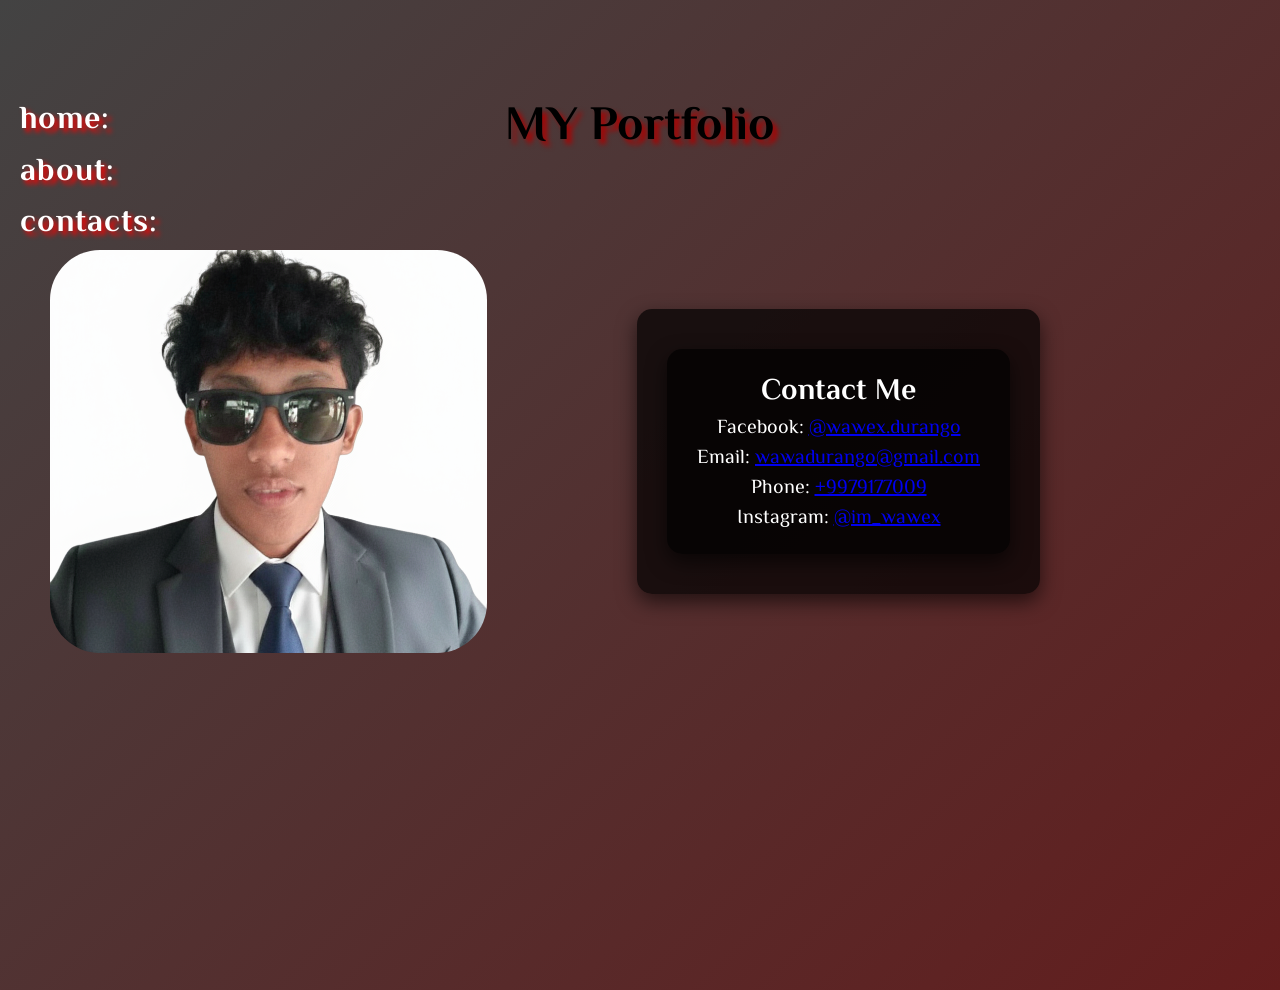
<file: contacts.html>
<!DOCTYPE html>
<html lang="en">

<head>
  <meta charset="UTF-8" />
  <meta name="viewport" content="width=device-width, initial-scale=1.0">
  <title>Joshua Durango Portfolio</title>


  <link href="https://fonts.googleapis.com/css2?family=El+Messiri:wght@700&display=swap" rel="stylesheet">


  <link rel="stylesheet" href="contacts.html">
  <link rel="stylesheet" href="contacts.css">
</head>

<body>

  <div class="grid-container">

 


    <div class="menu-icon" onclick="toggleMenu()" aria-label="Toggle navigation menu">
      <span></span>
      <span></span>
      <span></span>
    </div>
  
    <div class="side-nav">
      <ul id="navLinks">
        <li><a href="home.html">home:</a></li>
        <li><a href="about.html">about:</a></li>
        <li><a href="contacts.html">contacts:</a></li>
      </ul>
    </div>


  

   <div class="hero-title-wrapper">
  <h1 class="hero-title">MY Portfolio</h1>
</div>



    <div class="image-section">
      <div class="image-with-text">
        <img src="image.png (2).jpg" alt="My Profile Image">
       <div class="tagline-box">
  <div class="tagline-box">
  <h2 class="highlight">Contact Me</h2>
  <p>Facebook: <a href="https://www.facebook.com/wawex.durango" target="_blank">@wawex.durango</a></p>
  <p>Email: <a href="mailto:wawadurango@gmail.com">wawadurango@gmail.com</a></p>
  <p>Phone: <a href="tel:+9979177009">+9979177009</a></p>
  <p>Instagram: <a href="https://www.instagram.com/im_wawex/" target="_blank">@im_wawex</a></p>
</div>

    </div>

  </div>


  <script>
   function toggleMenu() {
  document.getElementById("navLinks").classList.toggle("show");
}

  </script>
</body>
</html>
</file>
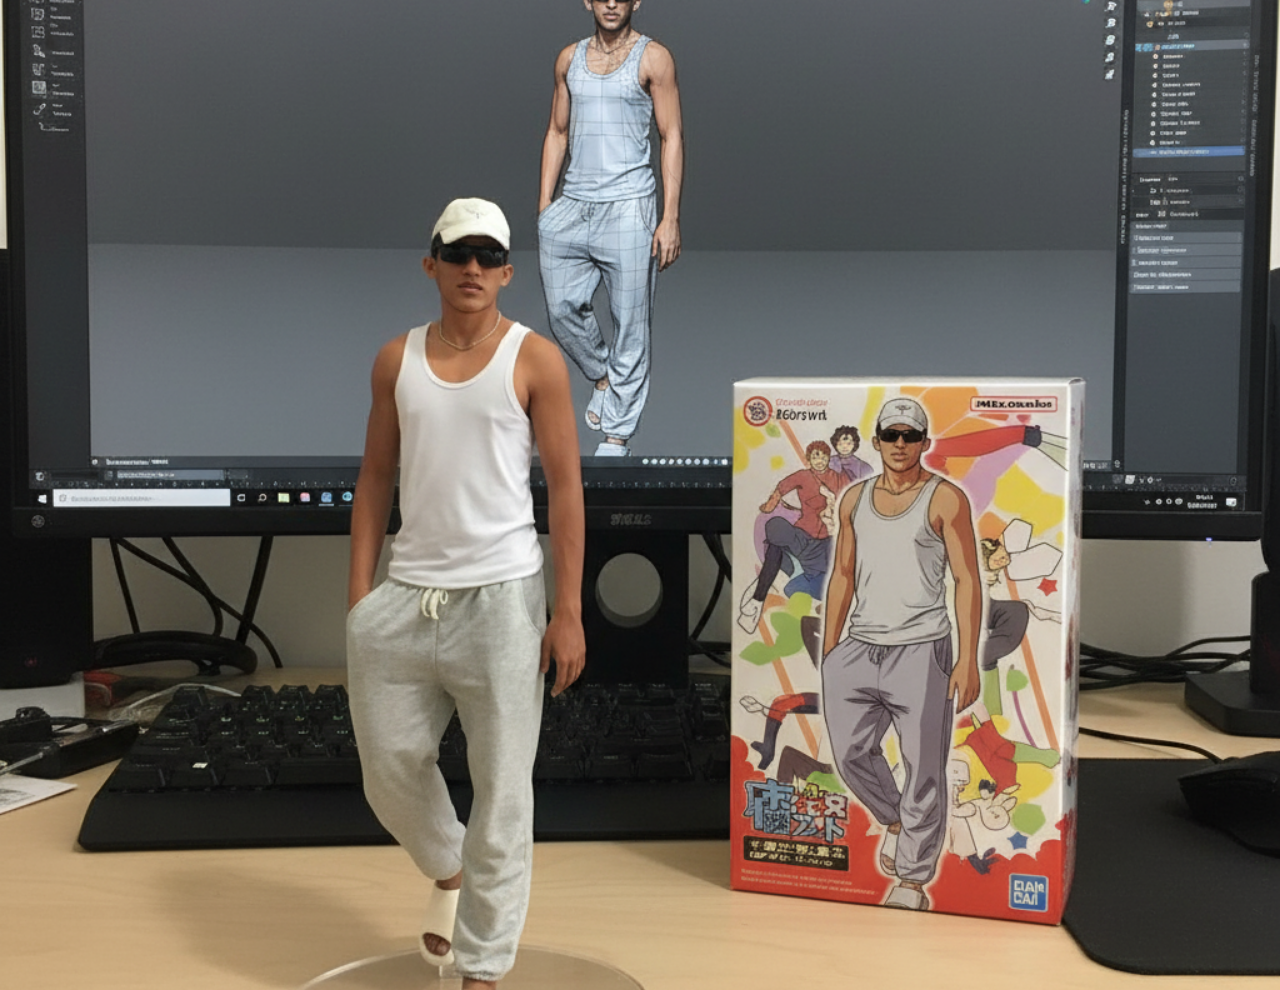
<file: grid-template.html>
<!DOCTYPE html>
<html lang="en">
<head>
  <meta charset="UTF-8">
  <title>Grid Template Layout</title>
  <link rel="stylesheet" href="style.css">
</head>
<body>
  <div class="grid-container">
  </div>
</body>
</html>
</file>
<file: contacts.css>
/* RESET */
* {
  margin: 0;
  padding: 0;
  box-sizing: border-box;
}

/* BODY */
body {
  font-family: 'El Messiri', sans-serif;
  min-height: 110vh;
  color: #fff; /* make text pop against dark background */

  /* Gradient background */
  background: linear-gradient(-45deg, #502a82, #9e2727, #02504a, #631d1d, #434343);
  background-size: 400% 400%; /* large size for smooth animation */

  /* Animation */
  animation: gradientBG 15s ease infinite;
}

/* Gradient Animation Keyframes */
@keyframes gradientBG {
  0% {
    background-position: 0% 50%;
  }
  50% {
    background-position: 100% 50%;
  }
  100% {
    background-position: 0% 50%;
  }
}

/* GRID CONTAINER */
.grid-container {
  display: grid;
  grid-template-columns: repeat(10, 1fr);
  width: 100%;
  height: 100vh;
  position: absolute;
  top: 0;
  left: 0;
}



/* ✅ SIDE NAVIGATION */
.side-nav {
  position: absolute;
  top: 100px;
  left: 20px;
  font-size: 30px;
  font-weight: 700;
  color: #fff;
  line-height: 1.3;
  z-index: 110;
}

.side-nav ul {
  list-style: none;
  padding: 0;
  margin: 0;
}

.side-nav li {
  margin-bottom: 10px;
}

.side-nav a {
  color: #fff;
  text-decoration: none;
  text-transform: lowercase;
  text-shadow: 4px 4px 5px red;
  font-size: 32px;
  letter-spacing: 1px;
  position: relative;
  display: inline-block;
  transition: color 0.3s ease, transform 0.3s ease;
}

/* ✨ Hover Effect */
.side-nav a::after {
  content: '';
  position: absolute;
  left: 0;
  bottom: -3px;
  width: 0%;
  height: 3px;
  background: linear-gradient(90deg, red, #ff0000);
  box-shadow: 0 0 10px red;
  transition: width 0.4s ease;
  border-radius: 2px;
}

.side-nav a:hover::after {
  width: 100%;
}

.side-nav a:hover {
  color: #ff0000;
  text-shadow: 0 0 15px #ff0000;
  transform: scale(1.08);
}

/* 💥 CLICK EFFECT (Jump Animation + Color Change) */
.side-nav a:active {
  animation: jump 0.5s ease;
  color: #ffcc00;
  text-shadow: 0 0 20px #ffcc00;
}

/* 🕺 Keyframes for Jump */
@keyframes jump {
  0% {
    transform: translateY(0) scale(1);
  }
  30% {
    transform: translateY(-25px) scale(1.1);
  }
  50% {
    transform: translateY(-40px) scale(1.15);
  }
  70% {
    transform: translateY(-20px) scale(1.05);
  }
  100% {
    transform: translateY(0) scale(1);
  }
}

/* HERO TITLE */
.hero-title {
  position: absolute;
  top: 90px;
  left: 50%;
  transform: translateX(-50%);
  font-size: 48px;
  color: #000;
  text-shadow: 5px 5px 5px rgb(164, 6, 6);
  z-index: 110;
}

/* IMAGE SECTION */
.image-with-text {
  position: absolute;
  top: 250px;
  left: 50px;
  display: flex;
  align-items: center;
  gap: 150px;
  z-index: 110;
}

.image-with-text img {
  width: 437px;
  height: 403.20px;
  border-radius: 50px;
  object-fit: cover;
  background-color: #000;
}

.tagline {
  font-size: 40px;
  color: #000;
  line-height: 1.4;
  font-weight: 500;
  text-shadow: 5px 5px 5px rgb(164, 6, 6);
}

@media screen and (max-width: 700px) {

.top-bar {
  background-color: white;
  transition: background-color 0.3s ease;
}


@media screen and (max-width: 700px) {
  .top-bar {
    background-color: lightblue; 
  }
}


@media screen and (max-width: 500px) {
  .top-bar {
    background-color: lightgreen; 
  }
}


@media screen and (max-width: 300px) {
  .top-bar {
    background-color: lightcoral; 
  }
}


  
  .menu-icon {
    display: block;
    width: 30px;
    height: 20px;
    position: fixed;
    top: 20px;
    right: 20px;
    cursor: pointer;
    z-index: 1001;
  }

  .menu-icon span {
    display: block;
    position: absolute;
    height: 4px;
    width: 100%;
    background-color: #333;
    border-radius: 4px;

  }

  .menu-icon span:nth-child(1) {
    top: 0;
  }

  .menu-icon span:nth-child(2) {
    top: 8px;
  }

  .menu-icon span:nth-child(3) {
    top: 16px;
  }

 

  
  .menu-icon.open span:nth-child(2) {
    opacity: 0;
  }

 
  .side-nav {
    position: fixed;
    top: 0;
    left: -250px;
    width: 200px;
    height: 100%;
    background-color: white;
    box-shadow: 2px 0 5px rgba(0, 0, 0, 0.2);
    z-index: 1000;
    transition: left 0.3s ease-in-out;
    padding-top: 80px;
  }

  .side-nav.active {
    left: 0;
  }

  .side-nav ul {
    list-style: none;
    padding: 0 20px;
  }

  .side-nav ul li {
    margin: 20px 0;
  }

  .side-nav ul li a {
    text-decoration: none;
    color: black;
    font-size: 20px;
    font-weight: bold;
  }

 
  .hero-title {
    font-size: 20px;
    top: 55px;
  }

  .image-with-text {
    top: 160px;
    left: 50%;
    transform: translateX(-50%);
    flex-direction: column;
    text-align: center;
  }

  .image-with-text img {
    width: 160px;
    height: 160px;
  }

  .tagline {
    font-size: 28px;
  }

  .top-info {
    font-size: 16px;
  }
}
/* 📱 RESPONSIVE DESIGN */
@media (max-width: 950px) {

  .menu-icon {
    display: flex;
    z-index: 1000; /* make sure menu icon is in front */
  }

  
  .side-nav ul {
    position: fixed;
    top: 0;
    left: -100%; /* hide initially */
    width: 220px;
    height: 100vh;
    background: rgba(147, 147, 147, 0.95);
    display: flex;
    flex-direction: column;
    justify-content: center;
    align-items: center;
    transition: left 0.4s ease;
    z-index: 1001; /* higher than images and hero text */
  }

  .side-nav ul.show {
    left: 0; /* slide into view */
  }

  .side-nav a {
    font-size: 28px;
  }

  .hero-title {
    font-size: 36px;
    top: 60px;
  }

  .image-with-text {
    flex-direction: column;
    top: 180px;
    left: 50%;
    transform: translateX(-50%);
    gap: 30px;
    text-align: center;
    z-index: 110; /* keep content behind menu */
  }

  .image-with-text img {
    width: 250px;
    height: 250px;
    border-radius: 20px;
  }

  .tagline {
    font-size: 24px;
  }
}
/* TAGLINE BOX */
.tagline-box {
  background: rgba(0,0,0,0.7);
  padding: 20px 30px;
  border-radius: 15px;
  max-width: 500px;
  text-align: center;
  color: #fff;
  font-size: 20px;
  line-height: 1.5;
  box-shadow: 0 8px 20px rgba(0,0,0,0.6);
  margin: 20px auto;
}

.tagline .highlight {
  background: linear-gradient(90deg, #00c6ff, #0072ff);

  -webkit-text-fill-color: transparent;
  font-weight: 600;
}
</file>
<file: style.css>
/* RESET */
* {
  margin: 0;
  padding: 0;
  box-sizing: border-box;
}

/* BODY */
body {
  font-family: 'El Messiri', sans-serif;
  background: url("picture.png.png") no-repeat center center/cover;
  min-height: 110vh;
  color: #000;
}

/* GRID CONTAINER */
.grid-container {
  display: grid;
  grid-template-columns: repeat(10, 1fr);
  width: 100%;
  height: 100vh;
  position: absolute;
  top: 0;
  left: 0;
}

/* ✅ WHITE TOP BAR */
.top-bar {
  position: absolute;
  top: 0;
  left: 0;
  width: 100%;
  height: 80px;
  background: #fff;
  z-index: 100;
  box-shadow: 0 2px 10px rgba(0, 0, 0, 0.2);
}

/* TOP INFO */
.top-info {
  position: absolute;
  top: 11px;
  left: 30px;
  font-size: 25px;
  color: #000;
  text-shadow: 3px 3px 3px red;
  z-index: 110;
}

/* ✅ SIDE NAVIGATION */
.side-nav {
  position: absolute;
  top: 100px;
  left: 20px;
  font-size: 30px;
  font-weight: 700;
  color: #fff;
  line-height: 1.3;
  z-index: 110;
}

.side-nav ul {
  list-style: none;
  padding: 0;
  margin: 0;
}

.side-nav li {
  margin-bottom: 10px;
}

.side-nav a {
  color: #fff;
  text-decoration: none;
  text-transform: lowercase;
  text-shadow: 4px 4px 5px red;
  font-size: 32px;
  letter-spacing: 1px;
  position: relative;
  display: inline-block;
  transition: color 0.3s ease, transform 0.3s ease;
}

/* ✨ Hover Effect */
.side-nav a::after {
  content: '';
  position: absolute;
  left: 0;
  bottom: -3px;
  width: 0%;
  height: 3px;
  background: linear-gradient(90deg, red, #ff0000);
  box-shadow: 0 0 10px red;
  transition: width 0.4s ease;
  border-radius: 2px;
}

.side-nav a:hover::after {
  width: 100%;
}

.side-nav a:hover {
  color: #ff0000;
  text-shadow: 0 0 15px #ff0000;
  transform: scale(1.08);
}

/* 💥 CLICK EFFECT (Jump Animation + Color Change) */
.side-nav a:active {
  animation: jump 0.5s ease;
  color: #ffcc00;
  text-shadow: 0 0 20px #ffcc00;
}

/* 🕺 Keyframes for Jump */
@keyframes jump {
  0% {
    transform: translateY(0) scale(1);
  }
  30% {
    transform: translateY(-25px) scale(1.1);
  }
  50% {
    transform: translateY(-40px) scale(1.15);
  }
  70% {
    transform: translateY(-20px) scale(1.05);
  }
  100% {
    transform: translateY(0) scale(1);
  }
}

/* HERO TITLE */
.hero-title {
  position: absolute;
  top: 90px;
  left: 50%;
  transform: translateX(-50%);
  font-size: 48px;
  color: #000;
  text-shadow: 5px 5px 5px rgb(164, 6, 6);
  z-index: 110;
}

/* IMAGE SECTION */
.image-with-text {
  position: absolute;
  top: 250px;
  left: 50px;
  display: flex;
  align-items: center;
  gap: 150px;
  z-index: 110;
}

.image-with-text img {
  width: 437px;
  height: 403.20px;
  border-radius: 50px;
  object-fit: cover;
  background-color: #000;
}

.tagline {
  font-size: 40px;
  color: #000;
  line-height: 1.4;
  font-weight: 500;
  text-shadow: 5px 5px 5px rgb(164, 6, 6);
}
</file>
